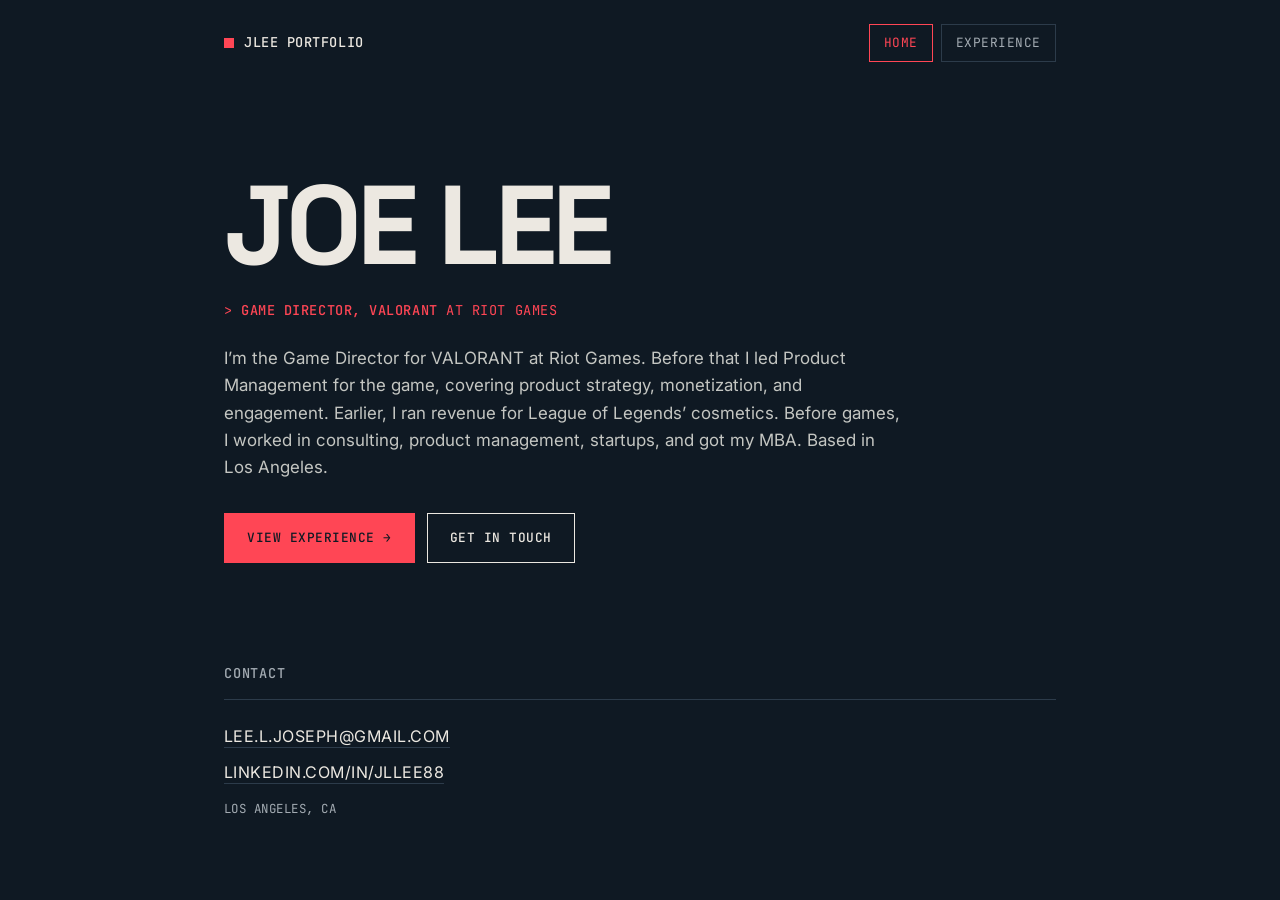
<file: index.html>
<!DOCTYPE html>
<html lang="en">
<head>
<meta charset="UTF-8">
<meta name="viewport" content="width=device-width, initial-scale=1.0">
<title>Joe Lee</title>
<meta name="description" content="Joe Lee, Game Director for VALORANT at Riot Games.">
<link rel="stylesheet" href="style.css?v=20261113f">
</head>
<body>

<header class="site">
  <div class="wrap">
    <a class="wordmark" href="index.html">JLee Portfolio</a>
    <nav class="primary">
      <a href="index.html" aria-current="page">Home</a>
      <a href="experience.html">Experience</a>
    </nav>
  </div>
</header>

<main>
  <section class="hero">
    <div class="wrap">
      <h1>Joe Lee</h1>
      <p class="role-line"><strong>Game Director, VALORANT</strong> at Riot Games</p>
      <p class="lede">I&rsquo;m the Game Director for VALORANT at Riot Games. Before that I led Product Management for the game, covering product strategy, monetization, and engagement. Earlier, I ran revenue for League of Legends&rsquo; cosmetics. Before games, I worked in consulting, product management, startups, and got my MBA. Based in Los Angeles.</p>
      <div class="actions">
        <a class="btn primary" href="experience.html">View experience</a>
        <a class="btn" href="mailto:lee.l.joseph@gmail.com">Get in touch</a>
      </div>
    </div>
  </section>

  <section class="block">
    <div class="wrap">
      <h2>Contact</h2>
      <ul class="contact-list">
        <li><a href="mailto:lee.l.joseph@gmail.com">lee.l.joseph@gmail.com</a></li>
        <li><a href="https://www.linkedin.com/in/jllee88/">linkedin.com/in/jllee88</a></li>
      </ul>
      <p class="pill-note" style="margin-top:14px;">Los Angeles, CA</p>
    </div>
  </section>
</main>


</body>
</html>
</file>
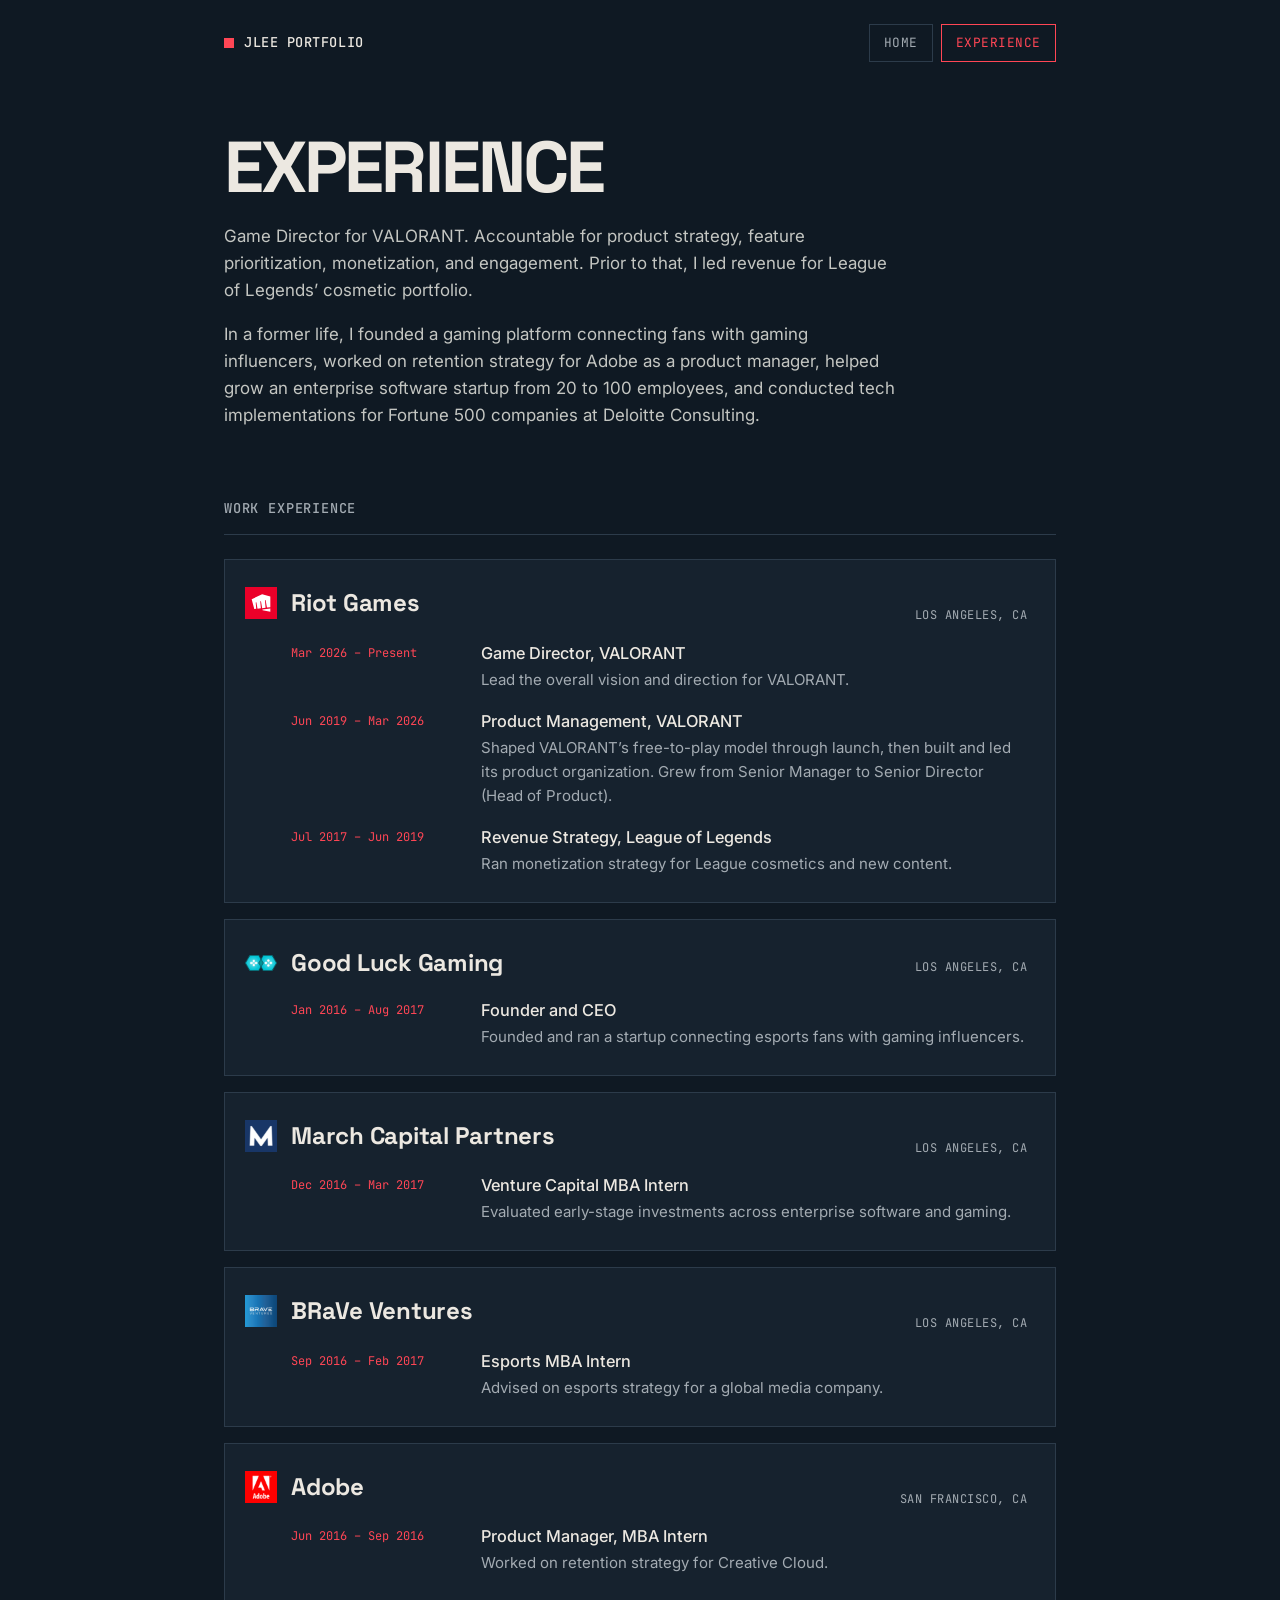
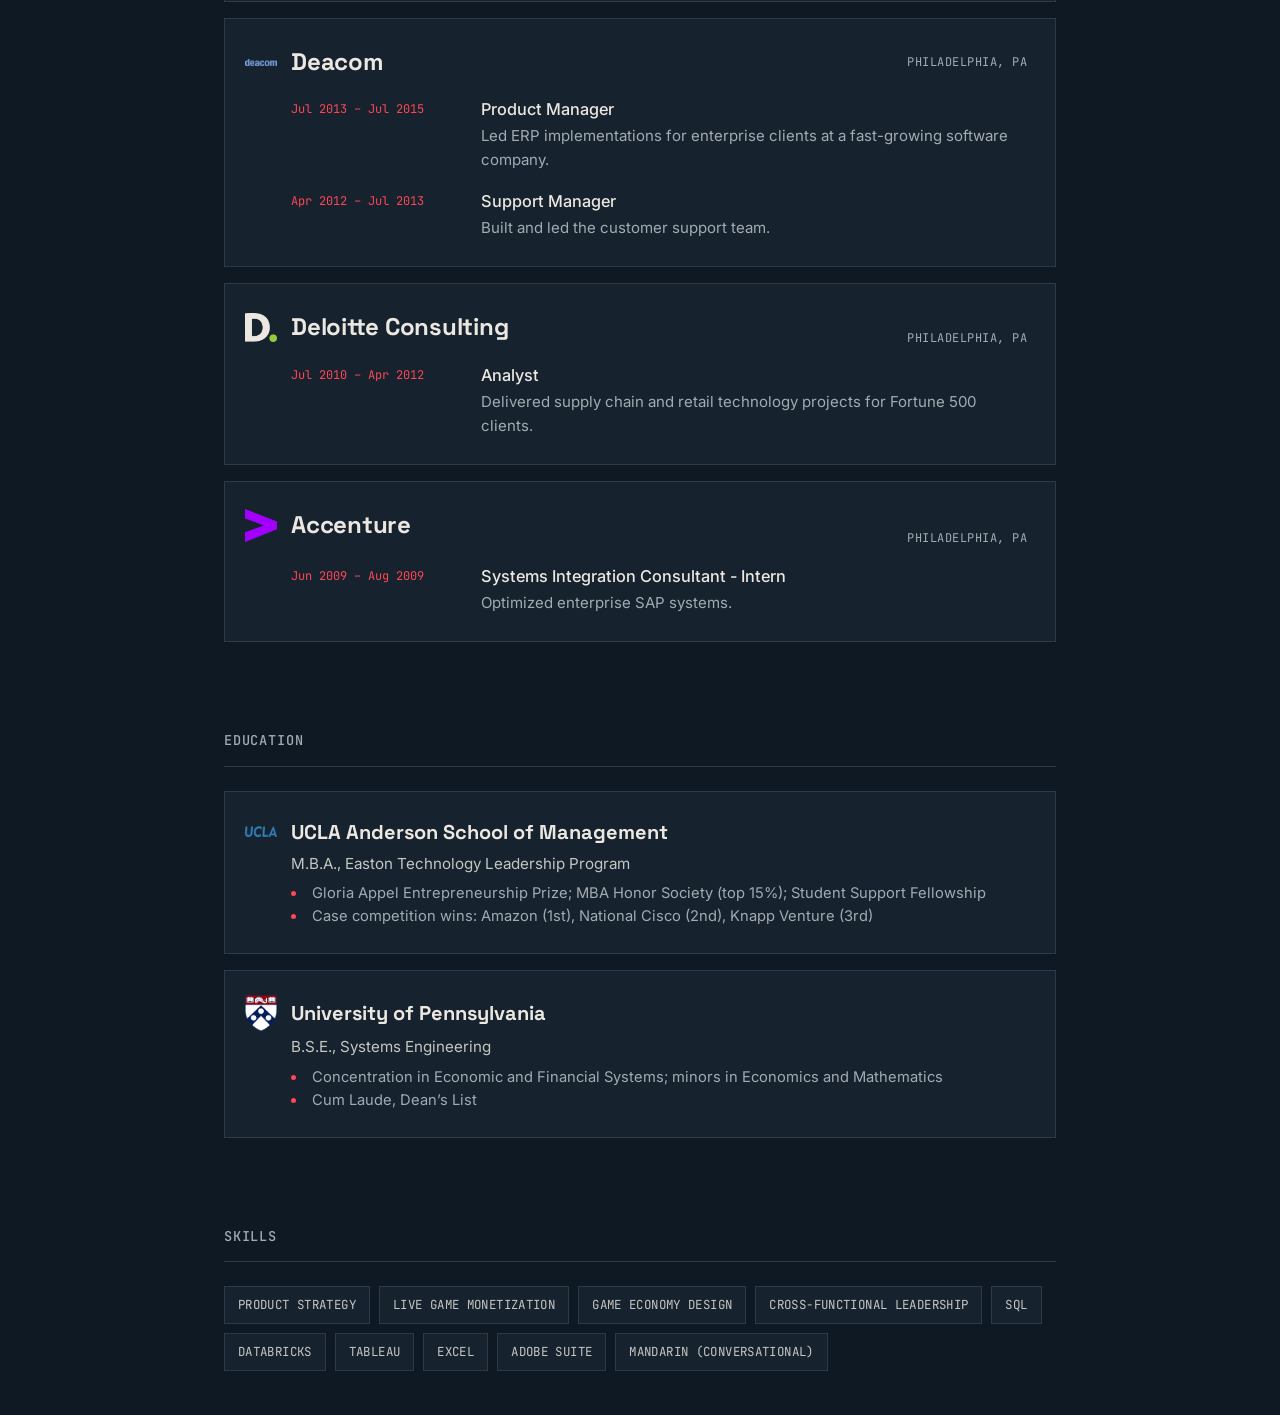
<file: experience.html>
<!DOCTYPE html>
<html lang="en">
<head>
<meta charset="UTF-8">
<meta name="viewport" content="width=device-width, initial-scale=1.0">
<title>Experience — Joe Lee</title>
<meta name="description" content="Career history for Joe Lee: Riot Games, Adobe, Deloitte, Accenture, and more.">
<link rel="stylesheet" href="style.css?v=20261113f">
</head>
<body>

<header class="site">
  <div class="wrap">
    <a class="wordmark" href="index.html">JLee Portfolio</a>
    <nav class="primary">
      <a href="index.html">Home</a>
      <a href="experience.html" aria-current="page">Experience</a>
    </nav>
  </div>
</header>

<main>
  <section class="hero" style="padding:48px 0 8px;">
    <div class="wrap">
      <h1 style="font-size:clamp(2.6rem,7vw,4.5rem);">Experience</h1>
      <p class="lede">Game Director for VALORANT. Accountable for product strategy, feature prioritization, monetization, and engagement. Prior to that, I led revenue for League of Legends&rsquo; cosmetic portfolio.</p>
      <p class="lede">In a former life, I founded a gaming platform connecting fans with gaming influencers, worked on retention strategy for Adobe as a product manager, helped grow an enterprise software startup from 20 to 100 employees, and conducted tech implementations for Fortune 500 companies at Deloitte Consulting.</p>
    </div>
  </section>

  <section class="block" style="border-top:none;">
    <div class="wrap">
      <h2>Work Experience</h2>

      <div class="employer">
        <div class="employer-head">
          <h3 class="with-logo"><img class="logo" src="logos/riot-games.svg" alt="">Riot Games</h3>
          <span class="place">Los Angeles, CA</span>
        </div>

        <div class="role">
          <div class="role-date">Mar 2026 &ndash; Present</div>
          <div>
            <p class="role-title">Game Director, VALORANT</p>
            <p class="role-note">Lead the overall vision and direction for VALORANT.</p>
          </div>
        </div>

        <div class="role">
          <div class="role-date">Jun 2019 &ndash; Mar 2026</div>
          <div>
            <p class="role-title">Product Management, VALORANT</p>
            <p class="role-note">Shaped VALORANT&rsquo;s free-to-play model through launch, then built and led its product organization. Grew from Senior Manager to Senior Director (Head of Product).</p>
          </div>
        </div>

        <div class="role">
          <div class="role-date">Jul 2017 &ndash; Jun 2019</div>
          <div>
            <p class="role-title">Revenue Strategy, League of Legends</p>
            <p class="role-note">Ran monetization strategy for League cosmetics and new content.</p>
          </div>
        </div>
      </div>

      <div class="employer">
        <div class="employer-head">
          <h3 class="with-logo"><img class="logo" src="logos/good-luck-gaming.png" alt="">Good Luck Gaming</h3>
          <span class="place">Los Angeles, CA</span>
        </div>
        <div class="role">
          <div class="role-date">Jan 2016 &ndash; Aug 2017</div>
          <div>
            <p class="role-title">Founder and CEO</p>
            <p class="role-note">Founded and ran a startup connecting esports fans with gaming influencers.</p>
          </div>
        </div>
      </div>

      <div class="employer">
        <div class="employer-head">
          <h3 class="with-logo"><img class="logo" src="logos/march-capital.png" alt="">March Capital Partners</h3>
          <span class="place">Los Angeles, CA</span>
        </div>
        <div class="role">
          <div class="role-date">Dec 2016 &ndash; Mar 2017</div>
          <div>
            <p class="role-title">Venture Capital MBA Intern</p>
            <p class="role-note">Evaluated early-stage investments across enterprise software and gaming.</p>
          </div>
        </div>
      </div>

      <div class="employer">
        <div class="employer-head">
          <h3 class="with-logo"><img class="logo" src="logos/brave-ventures.png" alt="">BRaVe Ventures</h3>
          <span class="place">Los Angeles, CA</span>
        </div>
        <div class="role">
          <div class="role-date">Sep 2016 &ndash; Feb 2017</div>
          <div>
            <p class="role-title">Esports MBA Intern</p>
            <p class="role-note">Advised on esports strategy for a global media company.</p>
          </div>
        </div>
      </div>

      <div class="employer">
        <div class="employer-head">
          <h3 class="with-logo"><img class="logo" src="logos/adobe.png" alt="">Adobe</h3>
          <span class="place">San Francisco, CA</span>
        </div>
        <div class="role">
          <div class="role-date">Jun 2016 &ndash; Sep 2016</div>
          <div>
            <p class="role-title">Product Manager, MBA Intern</p>
            <p class="role-note">Worked on retention strategy for Creative Cloud.</p>
          </div>
        </div>
      </div>

      <div class="employer">
        <div class="employer-head">
          <h3 class="with-logo"><img class="logo" src="logos/deacom.png" alt="">Deacom</h3>
          <span class="place">Philadelphia, PA</span>
        </div>
        <div class="role">
          <div class="role-date">Jul 2013 &ndash; Jul 2015</div>
          <div>
            <p class="role-title">Product Manager</p>
            <p class="role-note">Led ERP implementations for enterprise clients at a fast-growing software company.</p>
          </div>
        </div>
        <div class="role">
          <div class="role-date">Apr 2012 &ndash; Jul 2013</div>
          <div>
            <p class="role-title">Support Manager</p>
            <p class="role-note">Built and led the customer support team.</p>
          </div>
        </div>
      </div>

      <div class="employer">
        <div class="employer-head">
          <h3 class="with-logo"><img class="logo" src="logos/deloitte.png" alt="">Deloitte Consulting</h3>
          <span class="place">Philadelphia, PA</span>
        </div>
        <div class="role">
          <div class="role-date">Jul 2010 &ndash; Apr 2012</div>
          <div>
            <p class="role-title">Analyst</p>
            <p class="role-note">Delivered supply chain and retail technology projects for Fortune 500 clients.</p>
          </div>
        </div>
      </div>

      <div class="employer">
        <div class="employer-head">
          <h3 class="with-logo"><img class="logo" src="logos/accenture.svg" alt="">Accenture</h3>
          <span class="place">Philadelphia, PA</span>
        </div>
        <div class="role">
          <div class="role-date">Jun 2009 &ndash; Aug 2009</div>
          <div>
            <p class="role-title">Systems Integration Consultant - Intern</p>
            <p class="role-note">Optimized enterprise SAP systems.</p>
          </div>
        </div>
      </div>

    </div>
  </section>

  <section class="block">
    <div class="wrap">
      <h2>Education</h2>

      <div class="edu-item">
        <div>
          <h3 class="with-logo"><img class="logo" src="logos/ucla-anderson.png" alt="">UCLA Anderson School of Management</h3>
          <p>M.B.A., Easton Technology Leadership Program</p>
          <ul>
            <li>Gloria Appel Entrepreneurship Prize; MBA Honor Society (top 15%); Student Support Fellowship</li>
            <li>Case competition wins: Amazon (1st), National Cisco (2nd), Knapp Venture (3rd)</li>
          </ul>
        </div>
      </div>

      <div class="edu-item">
        <div>
          <h3 class="with-logo"><img class="logo" src="logos/penn.png" alt="">University of Pennsylvania</h3>
          <p>B.S.E., Systems Engineering</p>
          <ul>
            <li>Concentration in Economic and Financial Systems; minors in Economics and Mathematics</li>
            <li>Cum Laude, Dean&rsquo;s List</li>
          </ul>
        </div>
      </div>
    </div>
  </section>

  <section class="block">
    <div class="wrap">
      <h2>Skills</h2>
      <div class="tags">
        <span class="tag">Product Strategy</span>
        <span class="tag">Live Game Monetization</span>
        <span class="tag">Game Economy Design</span>
        <span class="tag">Cross-functional Leadership</span>
        <span class="tag">SQL</span>
        <span class="tag">Databricks</span>
        <span class="tag">Tableau</span>
        <span class="tag">Excel</span>
        <span class="tag">Adobe Suite</span>
        <span class="tag">Mandarin (conversational)</span>
      </div>
    </div>
  </section>
</main>


</body>
</html>
</file>
<file: style.css>
/* ---------------------------------------------------------
   Joe Lee — resume site
   Theme: Console. Dark navy, off-white ink, VALORANT red accent
--------------------------------------------------------- */

@import url('https://fonts.googleapis.com/css2?family=Inter:wght@400;500;600&family=Space+Grotesk:wght@500;700&family=JetBrains+Mono:wght@400;500&display=swap');

:root{
  --bg: #0F1923;
  --bg-raised: #16222E;
  --ink: #ECE8E1;
  --ink-soft: #C4C6C2;
  --ink-faint: #A3ABB2;
  --line: #2C3B4A;
  --accent: #FF4655;
  --max: 880px;
  --sans: 'Inter', -apple-system, BlinkMacSystemFont, 'Segoe UI', sans-serif;
  --display: 'Space Grotesk', 'Inter', sans-serif;
  --mono: 'JetBrains Mono', ui-monospace, 'Cascadia Mono', Consolas, monospace;
}

*{ box-sizing: border-box; }

html{ scroll-behavior: smooth; }

body{
  margin: 0;
  background: var(--bg);
  color: var(--ink);
  font-family: var(--sans);
  font-size: 16px;
  line-height: 1.6;
  -webkit-font-smoothing: antialiased;
}

@media (prefers-reduced-motion: reduce){
  html{ scroll-behavior: auto; }
  *{ animation: none !important; transition: none !important; }
}

::selection{ background: var(--accent); color: var(--bg); }

a{ color: inherit; }
a:focus-visible, button:focus-visible{
  outline: 2px solid var(--accent);
  outline-offset: 3px;
}

.wrap{
  max-width: var(--max);
  margin: 0 auto;
  padding: 0 24px;
}

/* ---------- header / nav ---------- */

header.site{
  padding: 24px 0;
}

header.site .wrap{
  display: flex;
  justify-content: space-between;
  align-items: center;
  flex-wrap: wrap;
  gap: 14px 28px;
}

.wordmark{
  font-family: var(--mono);
  font-weight: 500;
  font-size: 0.85rem;
  text-decoration: none;
  text-transform: uppercase;
  letter-spacing: 0.04em;
  display: inline-flex;
  align-items: center;
  gap: 10px;
}

.wordmark::before{
  content: "";
  width: 10px;
  height: 10px;
  background: var(--accent);
}

nav.primary{
  display: flex;
  gap: 8px;
  flex-wrap: wrap;
}

nav.primary a{
  text-decoration: none;
  font-family: var(--mono);
  font-size: 0.8rem;
  text-transform: uppercase;
  letter-spacing: 0.04em;
  color: var(--ink-faint);
  padding: 8px 14px;
  border: 1px solid var(--line);
  transition: color 0.15s ease, border-color 0.15s ease;
}

nav.primary a:hover{
  color: var(--ink);
  border-color: var(--ink-faint);
}

nav.primary a[aria-current="page"]{
  color: var(--accent);
  border-color: var(--accent);
}

/* ---------- hero ---------- */

.hero{
  padding: 88px 0 56px;
}

.hero h1{
  font-family: var(--display);
  font-weight: 700;
  font-size: clamp(3.2rem, 10vw, 7rem);
  line-height: 0.92;
  margin: 0 0 22px;
  letter-spacing: -0.04em;
  text-transform: uppercase;
}

.hero .role-line{
  font-family: var(--mono);
  font-size: 0.85rem;
  text-transform: uppercase;
  letter-spacing: 0.04em;
  color: var(--accent);
  margin: 0 0 24px;
}

.hero .role-line::before{ content: "> "; }

.hero .role-line strong{
  color: var(--accent);
  font-weight: 500;
}

.hero p.lede{
  max-width: 62ch;
  font-size: 1.06rem;
  color: var(--ink-soft);
}

.hero .actions{
  display: flex;
  gap: 12px;
  margin-top: 32px;
  flex-wrap: wrap;
}

.btn{
  display: inline-block;
  padding: 14px 22px;
  text-decoration: none;
  font-family: var(--mono);
  font-size: 0.8rem;
  font-weight: 500;
  text-transform: uppercase;
  letter-spacing: 0.04em;
  border: 1px solid var(--ink);
  color: var(--ink);
  transition: background 0.15s ease, color 0.15s ease, border-color 0.15s ease;
}

.btn:hover{ background: var(--ink); color: var(--bg); }

.btn.primary{
  background: var(--accent);
  border-color: var(--accent);
  color: var(--bg);
}

.btn.primary::after{ content: " \2192"; }

.btn.primary:hover{
  background: var(--ink);
  border-color: var(--ink);
}

/* ---------- section shell ---------- */

section.block{
  padding: 44px 0;
}

section.block > .wrap > h2{
  font-family: var(--mono);
  font-weight: 500;
  font-size: 0.85rem;
  text-transform: uppercase;
  letter-spacing: 0.06em;
  color: var(--ink-faint);
  margin: 0 0 24px;
  padding-bottom: 14px;
  border-bottom: 1px solid var(--line);
}

/* ---------- experience timeline ---------- */

.with-logo{
  display: flex;
  align-items: center;
  gap: 14px;
}

/* logo hangs into the card padding so the name lines up with the dates (role indent 26px) */
.with-logo .logo{
  margin-left: -20px;
}

@media (max-width: 600px){
  .with-logo .logo{ margin-left: 0; }
}

.logo{
  width: 32px;
  height: auto;
  flex: none;
}

.employer{
  background: var(--bg-raised);
  border: 1px solid var(--line);
  padding: 24px 28px 24px 40px;
  margin-bottom: 16px;
}

.employer:last-child{ margin-bottom: 0; }

.employer-head{
  display: flex;
  justify-content: space-between;
  align-items: baseline;
  flex-wrap: wrap;
  gap: 6px 12px;
  margin-bottom: 4px;
}

.employer-head h3{
  font-family: var(--display);
  font-weight: 700;
  font-size: 1.5rem;
  letter-spacing: -0.01em;
  margin: 0;
}

.employer-head .place{
  font-family: var(--mono);
  font-size: 0.75rem;
  text-transform: uppercase;
  letter-spacing: 0.04em;
  color: var(--ink-faint);
  white-space: nowrap;
}

.role{
  display: grid;
  grid-template-columns: 170px 1fr;
  gap: 4px 20px;
  padding: 2px 0 2px 26px;
  margin-top: 12px;
}

.employer .role:first-of-type{ margin-top: 0; }

.role-date{
  font-family: var(--mono);
  font-size: 0.75rem;
  color: var(--accent);
  padding-top: 4px;
  white-space: nowrap;
}

.role-title{
  margin: 0 0 2px;
  font-size: 1.02rem;
  font-weight: 500;
}

.role-note{
  margin: 0;
  color: var(--ink-faint);
  font-size: 0.94rem;
}

@media (max-width: 600px){
  .employer{ padding: 20px; }
  .role{ grid-template-columns: 1fr; gap: 2px; }
  .role-date{ padding-top: 0; }
}

/* ---------- education ---------- */

.edu-item{
  display: block;
  padding: 24px 28px 24px 40px;
  margin-bottom: 16px;
  background: var(--bg-raised);
  border: 1px solid var(--line);
}

.edu-item:last-child{ margin-bottom: 0; }

.edu-item .role-date{ padding-top: 6px; }

.edu-item h3{
  font-family: var(--display);
  font-weight: 700;
  font-size: 1.25rem;
  margin: 0 0 4px;
}

.edu-item p{ margin: 0 0 6px; padding-left: 26px; color: var(--ink-soft); font-size: 0.95rem; }
.edu-item ul{ margin: 6px 0 0; padding-left: 26px; list-style-position: inside; color: var(--ink-faint); font-size: 0.92rem; }
.edu-item li::marker{ color: var(--accent); }

@media (max-width: 600px){
  .edu-item{ grid-template-columns: 1fr; padding: 20px; }
}

/* ---------- tags / skills ---------- */

.tags{
  display: flex;
  flex-wrap: wrap;
  gap: 9px;
}

.tag{
  font-family: var(--mono);
  font-size: 0.78rem;
  text-transform: uppercase;
  letter-spacing: 0.03em;
  padding: 8px 13px;
  border: 1px solid var(--line);
  color: var(--ink-soft);
  background: var(--bg-raised);
}

/* ---------- about / two-col ---------- */

.about-grid{
  display: grid;
  grid-template-columns: 1fr;
  gap: 28px;
}

.about-grid p{ color: var(--ink-soft); max-width: 64ch; margin: 0; }

.pill-note{
  font-family: var(--mono);
  font-size: 0.78rem;
  text-transform: uppercase;
  letter-spacing: 0.04em;
  color: var(--ink-faint);
}

/* ---------- contact ---------- */

.contact-list{
  list-style: none;
  margin: 0;
  padding: 0;
  display: flex;
  flex-direction: column;
  gap: 10px;
}

.contact-list a{
  text-transform: uppercase;
  letter-spacing: 0.03em;
  text-decoration: none;
  border-bottom: 1px solid var(--line);
  padding-bottom: 1px;
}

.contact-list a:hover{ border-bottom-color: var(--accent); color: var(--accent); }

/* ---------- footer ---------- */

footer.site{
  margin-top: 40px;
  padding: 28px 0 56px;
  border-top: 1px solid var(--line);
  color: var(--ink-faint);
  font-family: var(--mono);
  font-size: 0.75rem;
  text-transform: uppercase;
  letter-spacing: 0.04em;
}

footer.site a:hover{ color: var(--accent); }

/* ---------- focus list ---------- */

.focus-list{
  list-style: none;
  margin: 0;
  padding: 0;
  display: grid;
  grid-template-columns: repeat(auto-fit, minmax(320px, 1fr));
  gap: 16px;
  counter-reset: focus;
  color: var(--ink-faint);
  font-size: 0.94rem;
}

.focus-list li{
  counter-increment: focus;
  background: var(--bg-raised);
  border: 1px solid var(--line);
  padding: 22px 24px;
}

.focus-list li::before{
  content: "[0" counter(focus) "]";
  display: block;
  font-family: var(--mono);
  font-size: 0.75rem;
  color: var(--accent);
  margin-bottom: 12px;
}

.focus-list strong{
  display: block;
  color: var(--ink);
  font-family: var(--display);
  font-weight: 700;
  font-size: 1.2rem;
  line-height: 1.25;
  margin-bottom: 8px;
}
</file>
